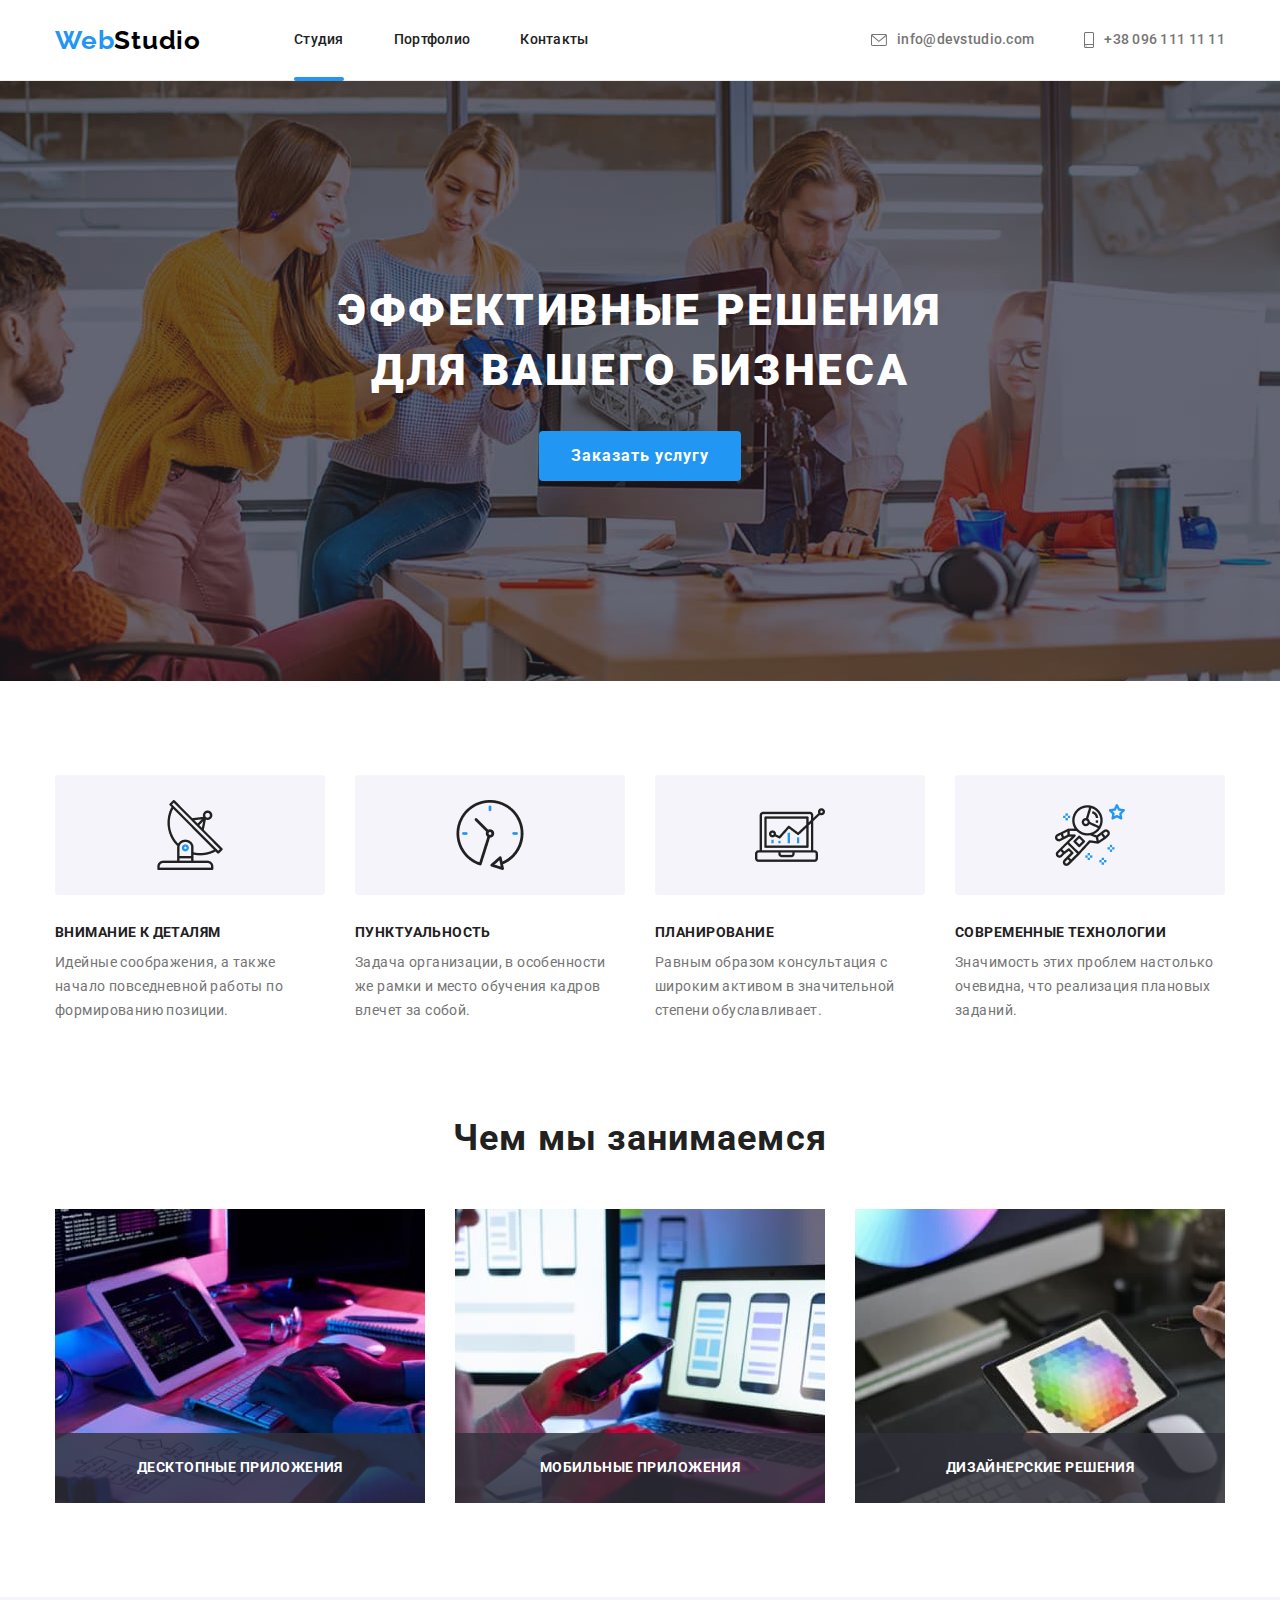
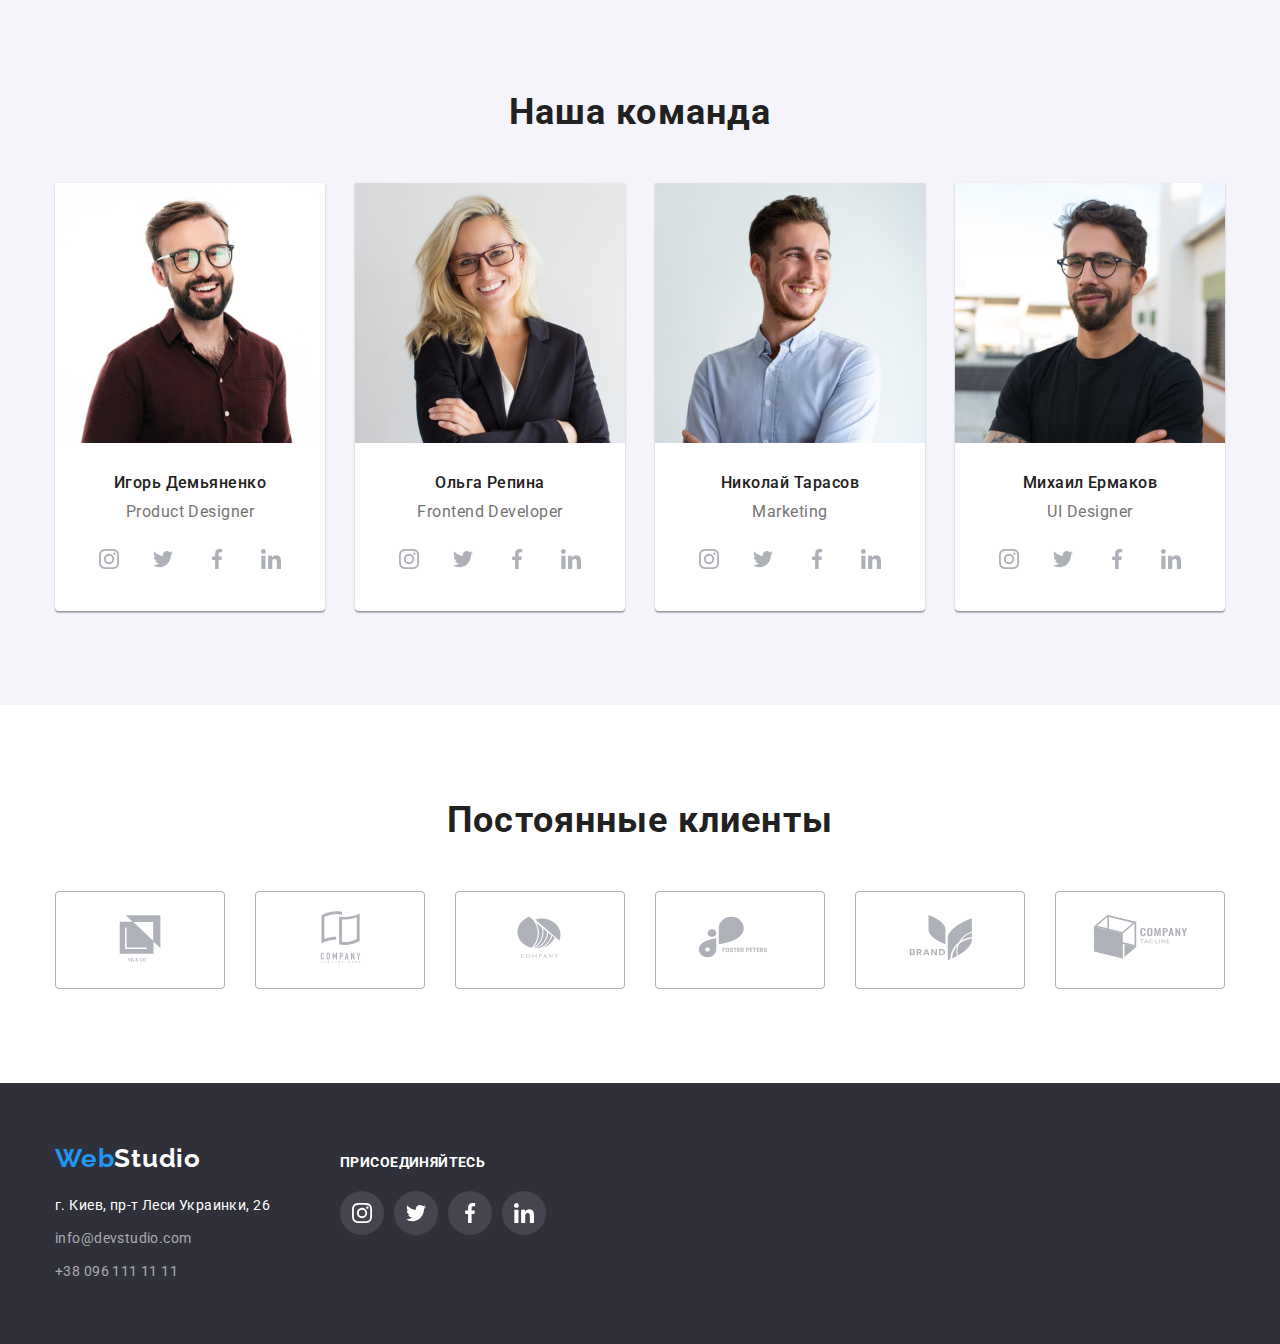
<file: index.html>
<!doctype html>
<html lang="ru">
<head>
  <meta charset="UTF-8">
  <meta http-equiv="X-UA-Compatible" content="IE=edge">
  <meta name="viewport" content="width=device-width, initial-scale=1.0">
  <title>Студия</title>
  <link href="https://fonts.googleapis.com/css2?family=Raleway:wght@700&family=Roboto:wght@400;500;700;900&display=swap"
  rel="stylesheet">
  <link rel="stylesheet" href="https://cdnjs.cloudflare.com/ajax/libs/modern-normalize/1.1.0/modern-normalize.min.css">
  <link rel="stylesheet" href="./css/styles.css">
</head>
<body>
  <header class="header">
    <div class="container header-box">
      <nav class="main-nav">
        <a href="" lang="en" class="logo link">Web<span class="logo-part-header">Studio</span> </a>
        <ul class="list nav-list">
          <li class="nav-item"><a href="./index.html" class="link nav-link current-page">Студия</a></li>
          <li class="nav-item"><a href="./portfolio.html" class="link nav-link">Портфолио</a></li>
          <li class="nav-item"><a href="" class="link nav-link">Контакты</a></li>
        </ul>
      </nav> 
      <ul class="list contact-list">
        <li class="contact-item">
          <a href="mailto:info@devstudio.com" lang="en" class="link contact-link">
            <svg class="envelope" width="16px" height="12px">
              <use href="./images/icons.svg#envelope"></use>
            </svg>
            info@devstudio.com
          </a>
        </li>
        <li class="contact-item">
          <a href="tel:+380961111111" class="link contact-link">
            <svg class="phone" width="10px" height="16px">
              <use href="./images/icons.svg#smartphone"></use>
            </svg>
            +38 096 111 11 11 
          </a>
        </li>
      </ul>
    </div>
  </header>
  <main>
    <section class="hero">
      <div class="container">
        <h1 class="hero-title">Эффективные решения для вашего бизнеса</h1>
        <button type="button" class="hero-button" data-modal-open> Заказать услугу</button> 
      </div> 
    </section> 
    <section class="benefits section">
      <div class="container">
        <h2 class="invisible-title">Наши преимущества</h2>
        <ul class="list benefits-list">
          <li class="benefits-item">
            <h3 class="benefits-title">Внимание к деталям</h3>
            <p class="benefits-text">Идейные соображения, а также начало повседневной работы по формированию позиции.</p>
          </li>
          <li class="benefits-item">
            <h3 class="benefits-title">Пунктуальность</h3>
            <p class="benefits-text">Задача организации, в особенности же рамки и место обучения кадров влечет за собой.</p>
          </li>
          <li class="benefits-item">
            <h3 class="benefits-title">Планирование</h3>
            <p class="benefits-text">Равным образом консультация с широким активом в значительной степени обуславливает.</p>
          </li>
          <li class="benefits-item">
            <h3 class="benefits-title">Современные технологии</h3>
            <p class="benefits-text">Значимость этих проблем настолько очевидна, что реализация плановых заданий.</p>
          </li>
        </ul>
      </div>
    </section>
    <section class="task section">
      <div class="container">
        <h2 class="task-title">Чем мы занимаемся</h2>
        <ul class="list task-list">
          <li class="task-item">
            <img src="./images/box-1.jpg" alt="написание кода" width="370" class="task-photo">
            <div class="task-box">
              <h3 class="task-photo-title">Десктопные приложения</h3>
            </div>
          </li>
          <li class="task-item">
            <img src="./images/box-2.jpg" alt="создание дизайна для мобильного приложения" width="370" class="task-photo">
            <div class="task-box">
              <h3 class="task-photo-title">Мобильные приложения</h3>
            </div>
          </li>
          <li class="task-item">
            <img src="./images/box-3.jpg" alt="подборка цвета" width="370" class="task-photo">
            <div class="task-box">
              <h3 class="task-photo-title">Дизайнерские решения</h3>
            </div>
          </li>
        </ul>
      </div>
    </section>
    <section class="team section">
      <div class="container">
        <h2 class="team-title">Наша команда</h2>
        <ul class="list team-list">
          <li class="team-item">
            <img src="./images/worker-1.jpg" alt="фото Игоря Демьяненко" width="270" class="team-photo">
            <div class="team-box">
              <h3 class="team-name">Игорь Демьяненко</h3>
              <p lang="en" class="team-text">Product Designer</p>
              <ul class="social-networks-list list">
                <li class="social-networks-item">
                  <a href="" class="social-networks-link team-sn-link">
                    <svg class="social-networks-icon" width="20px" height="20px">
                      <use href="./images/icons.svg#instagram"></use>
                    </svg>
                  </a>
                </li>
                <li class="social-networks-item">
                  <a href="" class="social-networks-link team-sn-link">
                    <svg class="social-networks-icon" width="20px" height="20px">
                      <use href="./images/icons.svg#twitter"></use>
                    </svg>
                  </a>
                </li>
                <li class="social-networks-item">
                  <a href="" class="social-networks-link team-sn-link">
                    <svg class="social-networks-icon" width="20px" height="20px">
                      <use href="./images/icons.svg#facebook"></use>
                    </svg>
                  </a>
                </li>
                <li class="social-networks-item">
                  <a href="" class="social-networks-link team-sn-link">
                    <svg class="social-networks-icon" width="20px" height="20px">
                      <use href="./images/icons.svg#linkedin"></use>
                    </svg>
                  </a>
                </li>
              </ul>
            </div>
          </li>
          <li class="team-item">
            <img src="./images/worker-2.jpg" alt="фото Ольги Репиной" width="270" class="team-photo">
            <div class="team-box">
              <h3 class="team-name">Ольга Репина</h3>
              <p lang="en" class="team-text">Frontend Developer</p>
              <ul class="social-networks-list list">
                <li class="social-networks-item">
                  <a href="" class="social-networks-link team-sn-link">
                    <svg class="social-networks-icon" width="20px" height="20px">
                      <use href="./images/icons.svg#instagram"></use>
                    </svg>
                  </a>
                </li>
                <li class="social-networks-item">
                  <a href="" class="social-networks-link team-sn-link">
                    <svg class="social-networks-icon" width="20px" height="20px">
                      <use href="./images/icons.svg#twitter"></use>
                    </svg>
                  </a>
                </li>
                <li class="social-networks-item">
                  <a href="" class="social-networks-link team-sn-link">
                    <svg class="social-networks-icon" width="20px" height="20px">
                      <use href="./images/icons.svg#facebook"></use>
                    </svg>
                  </a>
                </li>
                <li class="social-networks-item">
                  <a href="" class="social-networks-link team-sn-link">
                    <svg class="social-networks-icon" width="20px" height="20px">
                      <use href="./images/icons.svg#linkedin"></use>
                    </svg>
                  </a>
                </li>
              </ul>
            </div>
          </li>
          <li class="team-item">
            <img src="./images/worker-3.jpg" alt="фото Николая Тарасова" width="270" class="team-photo">
            <div class="team-box">
              <h3 class="team-name">Николай Тарасов</h3>
              <p lang="en" class="team-text">Marketing</p>
              <ul class="social-networks-list list">
                <li class="social-networks-item">
                  <a href="" class="social-networks-link team-sn-link">
                    <svg class="social-networks-icon" width="20px" height="20px">
                      <use href="./images/icons.svg#instagram"></use>
                    </svg>
                  </a>
                </li>
                <li class="social-networks-item">
                  <a href="" class="social-networks-link team-sn-link">
                    <svg class="social-networks-icon" width="20px" height="20px">
                      <use href="./images/icons.svg#twitter"></use>
                    </svg>
                  </a>
                </li>
                <li class="social-networks-item">
                  <a href="" class="social-networks-link team-sn-link">
                    <svg class="social-networks-icon" width="20px" height="20px">
                      <use href="./images/icons.svg#facebook"></use>
                    </svg>
                  </a>
                </li>
                <li class="social-networks-item">
                  <a href="" class="social-networks-link team-sn-link">
                    <svg class="social-networks-icon" width="20px" height="20px">
                      <use href="./images/icons.svg#linkedin"></use>
                    </svg>
                  </a>
                </li>
              </ul>
            </div>
          </li>
          <li class="team-item">
            <img src="./images/worker-4.jpg" alt="фото Михаила Ермакова" width="270" class="team-photo">
            <div class="team-box">
              <h3 class="team-name">Михаил Ермаков</h3>
              <p lang="en" class="team-text">UI Designer</p>
              <ul class="social-networks-list list">
                <li class="social-networks-item">
                  <a href="" class="social-networks-link team-sn-link">
                    <svg class="social-networks-icon" width="20px" height="20px">
                      <use href="./images/icons.svg#instagram"></use>
                    </svg>
                  </a>
                </li>
                <li class="social-networks-item">
                  <a href="" class="social-networks-link team-sn-link">
                    <svg class="social-networks-icon" width="20px" height="20px">
                      <use href="./images/icons.svg#twitter"></use>
                    </svg>
                  </a>
                </li>
                <li class="social-networks-item">
                  <a href="" class="social-networks-link team-sn-link">
                    <svg class="social-networks-icon" width="20px" height="20px">
                      <use href="./images/icons.svg#facebook"></use>
                    </svg>
                  </a>
                </li>
                <li class="social-networks-item">
                  <a href="" class="social-networks-link team-sn-link">
                    <svg class="social-networks-icon" width="20px" height="20px">
                      <use href="./images/icons.svg#linkedin"></use>
                    </svg>
                  </a>
                </li>
              </ul>
            </div>
          </li>
        </ul>
      </div>  
    </section>
    <section class="clients section">
      <div class="container">
        <h2 class="clients-title">Постоянные клиенты</h2>
        <ul class="list clients-list">
          <li class="clients-item">
            <a href="" class="clients-link">
              <svg class="clients-icon" width="106px" height="60px">
                <use href="./images/icons.svg#logo-1"></use>
              </svg>
            </a>
          </li>
          <li class="clients-item">
            <a href="" class="clients-link">
              <svg class="clients-icon" width="106px" height="60px">
                <use href="./images/icons.svg#logo-2"></use>
              </svg>
            </a>
          </li>
          <li class="clients-item">
            <a href="" class="clients-link">
              <svg class="clients-icon" width="106px" height="60px">
                <use href="./images/icons.svg#logo-3"></use>
              </svg>
            </a>
          </li>
          <li class="clients-item">
            <a href="" class="clients-link">
              <svg class="clients-icon" width="106px" height="60px">
                <use href="./images/icons.svg#logo-4"></use>
              </svg>
            </a>
          </li>
          <li class="clients-item">
            <a href="" class="clients-link">
              <svg class="clients-icon" width="106px" height="60px">
                <use href="./images/icons.svg#logo-5"></use>
              </svg>
            </a>
          </li>
          <li class="clients-item">
            <a href="" class="clients-link">
              <svg class="clients-icon" width="106px" height="60px">
                <use href="./images/icons.svg#logo-6"></use>
              </svg>
            </a>
          </li>
        </ul>
      </div>
    </section>
  </main>
  <footer class="footer">
    <div class="container footer-container">
      <div>
        <a href="" lang="en" class="logo link logo-footer">Web<span class="logo-part-footer">Studio</span></a>
        <address>
          <ul class="list footer-list">
            <li class="footer-item">
              <a href="" class="link address-link">г. Киев, пр-т Леси Украинки, 26</a>
            </li>  
            <li class="footer-item">
              <a href="mailto:info@example.com" lang="en" class="link footer-contact-link">info@devstudio.com</a>
            </li>
            <li class="footer-item">
              <a href="tel:+380991111111" class="link footer-contact-link">+38 096 111 11 11</a>
            </li>
          </ul>
        </address>
      </div>
      <div class="footer-box">
        <h3 class="footer-title">Присоединяйтесь</h3>
        <ul class="social-networks-list list">
          <li class="social-networks-item">
            <a href="" class="social-networks-link footer-sn-link">
              <svg class="social-networks-icon" width="20px" height="20px">
                <use href="./images/icons.svg#instagram"></use>
              </svg>
            </a>
          </li>
          <li class="social-networks-item">
            <a href="" class="social-networks-link footer-sn-link">
              <svg class="social-networks-icon" width="20px" height="20px">
                <use href="./images/icons.svg#twitter"></use>
              </svg>
            </a>
          </li>
          <li class="social-networks-item">
            <a href="" class="social-networks-link footer-sn-link">
              <svg class="social-networks-icon" width="20px" height="20px">
                <use href="./images/icons.svg#facebook"></use>
              </svg>
            </a>
          </li>
          <li class="social-networks-item">
            <a href="" class="social-networks-link footer-sn-link">
              <svg class="social-networks-icon" width="20px" height="20px">
                <use href="./images/icons.svg#linkedin"></use>
              </svg>
            </a>
          </li>
        </ul>
      </div>
    </div> 
  </footer>
  <div class="backdrop is-hidden" data-modal>
    <div class="modal">
      <button type="button" class="modal-button" data-modal-close>
        <svg class="modal-icon" width="18px" height="18px">
          <use href="./images/icons.svg#close"></use>
        </svg>
      </button>
    </div>
  </div>
  <script src="./modal.js"></script>
</body>
</html>
</file>
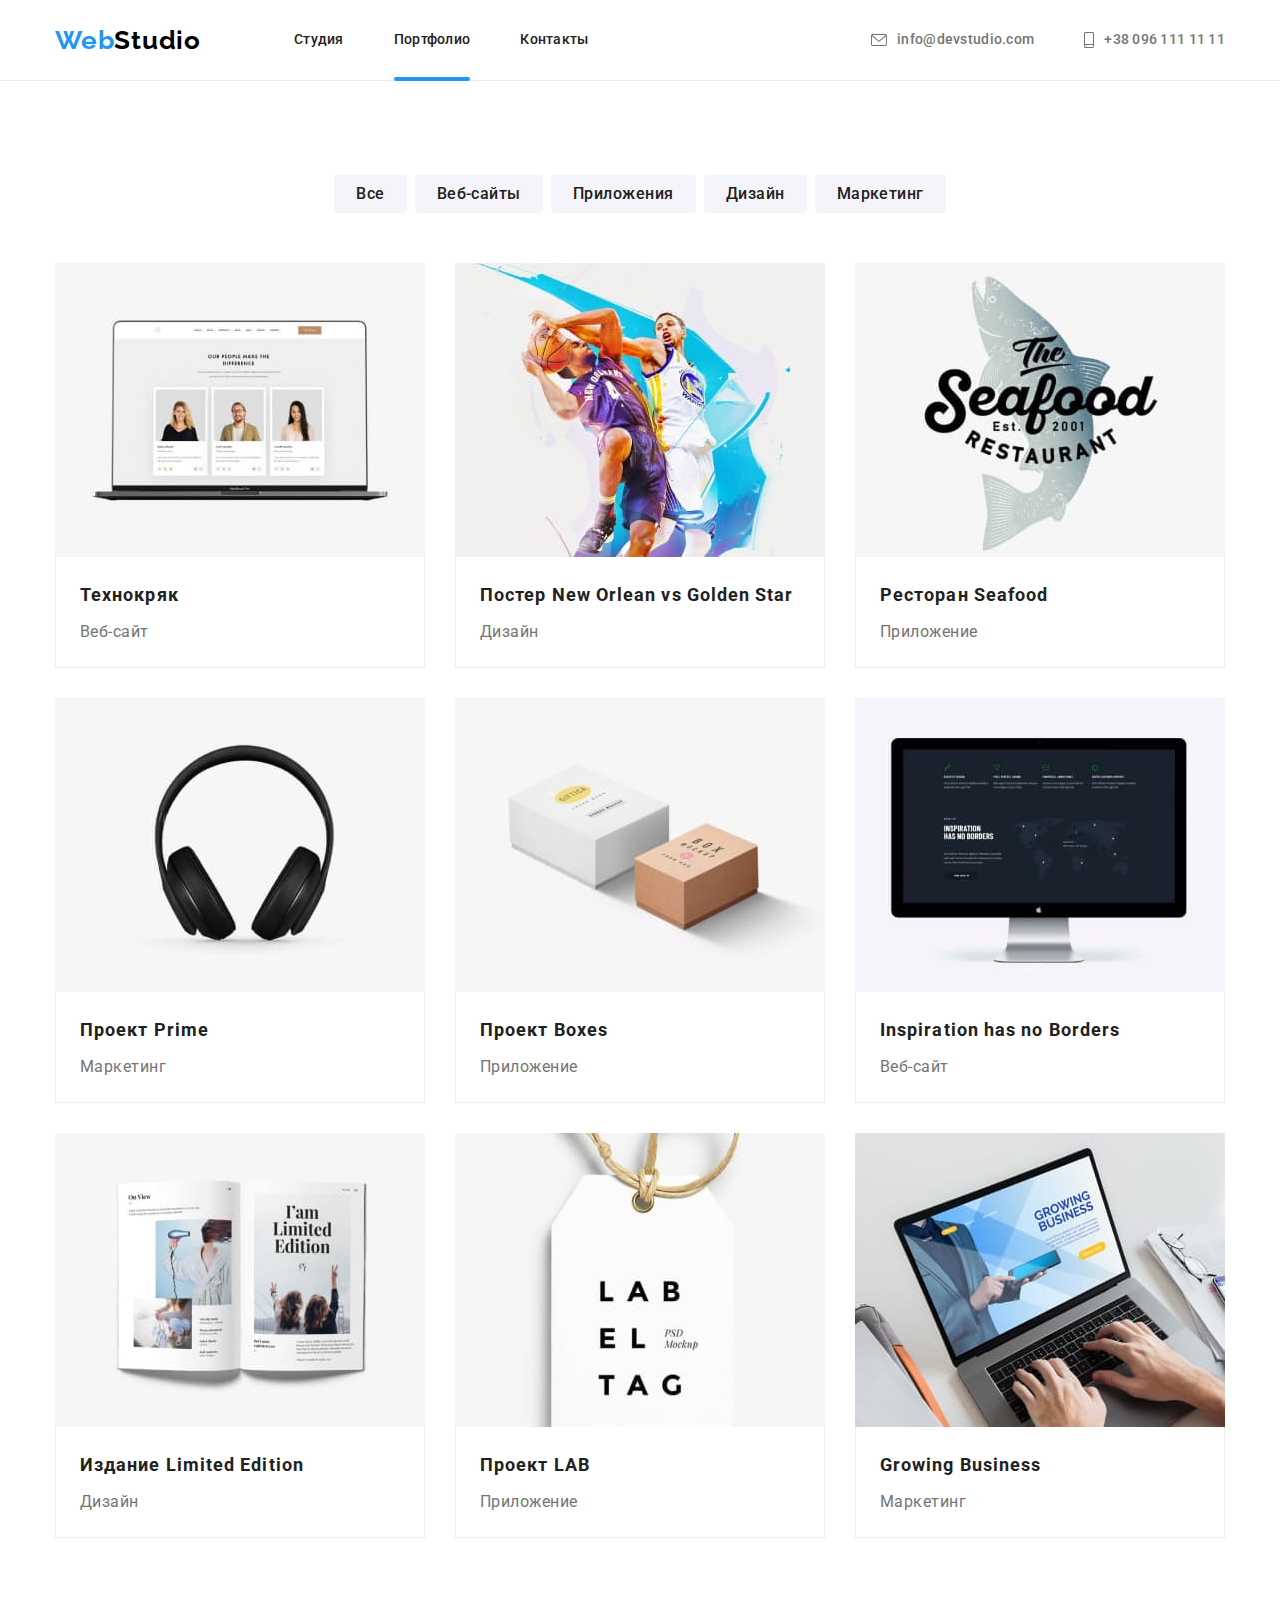
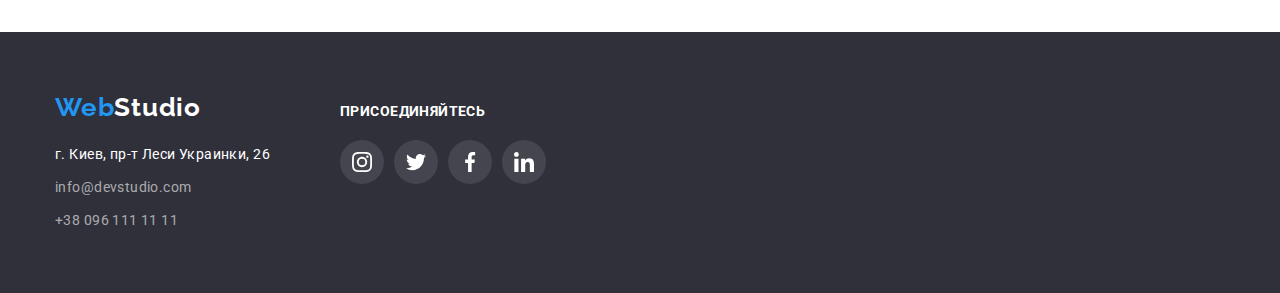
<file: portfolio.html>
<!doctype html>
<html lang="ru">
<head>
  <meta charset="UTF-8">
  <meta http-equiv="X-UA-Compatible" content="IE=edge">
  <meta name="viewport" content="width=device-width, initial-scale=1.0">
  <title>Портфолио</title>
  <link href="https://fonts.googleapis.com/css2?family=Raleway:wght@700&family=Roboto:wght@400;500;700;900&display=swap"
    rel="stylesheet">
  <link rel="stylesheet" href="https://cdnjs.cloudflare.com/ajax/libs/modern-normalize/1.1.0/modern-normalize.min.css">
  <link rel="stylesheet" href="./css/styles.css">
</head>
<body>
  <header class="header">
    <div class="container header-box">
      <nav class="main-nav">
        <a href="" lang="en" class="logo link">Web<span class="logo-part-header">Studio</span> </a>
        <ul class="list nav-list">
          <li class="nav-item"><a href="./index.html" class="link nav-link">Студия</a></li>
          <li class="nav-item"><a href="./portfolio.html" class="link nav-link current-page">Портфолио</a></li>
          <li class="nav-item"><a href="" class="link nav-link">Контакты</a></li>
        </ul>
      </nav>
      <ul class="list contact-list">
        <li class="contact-item">
          <a href="mailto:info@devstudio.com" lang="en" class="link contact-link">
            <svg class="envelope" width="16px" height="12px">
              <use href="./images/icons.svg#envelope"></use>
            </svg>
            info@devstudio.com
          </a>
        </li>
        <li class="contact-item">
          <a href="tel:+380961111111" class="link contact-link">
            <svg class="phone" width="10px" height="16px">
              <use href="./images/icons.svg#smartphone"></use>
            </svg>
            +38 096 111 11 11
          </a>
        </li>
      </ul>
    </div>
  </header>
  <main>
    <section class="section">
      <div class="container">
        <h1 class="invisible-title">Портфолио</h1>
        <ul class="list portfolio-button-list">
          <li class="portfolio-button-item">
            <button type="button" class="portfolio-button">Все</button>
          </li>
          <li class="portfolio-button-item">
            <button type="button" class="portfolio-button">Веб-сайты</button>
          </li>
          <li class="portfolio-button-item">
            <button type="button" class="portfolio-button">Приложения</button>
          </li>
          <li class="portfolio-button-item">
            <button type="button" class="portfolio-button">Дизайн</button>
          </li>
          <li class="portfolio-button-item">
            <button type="button" class="portfolio-button">Маркетинг</button>
          </li>
        </ul>
        <ul class="list portfolio-card-set">
          <li class="portfolio-card-set-item">
            <a href="" class="link portfolio-card-set-link">
              <div class="portfolio-box">
                <img src="./images/potfolio-picture-1.jpg" alt="ноутбук с сайтом на экране" width="370" class="portfolio-img">
                <div class="portfolio-overlay">
                  <p class="portfolio-overlay-text">Ресурс предлагает комплексные предложения с разным уровнем функционала и сервисов.
                    Все это позволит посетителю получить
                    исчерпывающие сведения о компании или частном лице.</p>
                </div>
              </div>
              <div class="portfolio-card-footer">
                <h3 class="portfolio-title">Технокряк</h3>
                <p class="portfolio-text">Веб-сайт</p>
              </div>
            </a>
          </li>
          <li class="portfolio-card-set-item">
            <a href="" class="link portfolio-card-set-link">
              <div class="portfolio-box">
                <img src="./images/potfolio-picture-2.jpg" alt="два баскетболиста борются за мяч" width="370" class="portfolio-img">
                <div class="portfolio-overlay">
                  <p class="portfolio-overlay-text">Ресурс предлагает комплексные предложения с разным уровнем функционала и сервисов.
                    Все это позволит посетителю получить
                    исчерпывающие сведения о компании или частном лице.</p>
                </div>
              </div>
              <div class="portfolio-card-footer">
                <h3 class="portfolio-title">Постер <span lang="en">New Orlean vs Golden Star</span></h3>
                <p class="portfolio-text">Дизайн</p>
              </div>
            </a>
          </li>
          <li class="portfolio-card-set-item">
            <a href="" class="link portfolio-card-set-link">
              <div class="portfolio-box">
                <img src="./images/potfolio-picture-3.jpg" alt="эмблема ресторана морской еды" width="370" class="portfolio-img">
                <div class="portfolio-overlay">
                  <p class="portfolio-overlay-text">Ресурс предлагает комплексные предложения с разным уровнем функционала и сервисов.
                    Все это позволит посетителю получить
                    исчерпывающие сведения о компании или частном лице.</p>
                </div>
              </div>
              <div class="portfolio-card-footer">
                <h3 class="portfolio-title">Ресторан <span lang="en">Seafood</span></h3>
                <p class="portfolio-text">Приложение</p>
              </div>
            </a>
          </li>
          <li class="portfolio-card-set-item">
            <a href="" class="link portfolio-card-set-link">
              <div class="portfolio-box">
                <img src="./images/potfolio-picture-4.jpg" alt="наушники" width="370" class="portfolio-img">
                <div class="portfolio-overlay">
                  <p class="portfolio-overlay-text">Ресурс предлагает комплексные предложения с разным уровнем функционала и сервисов.
                    Все это позволит посетителю получить
                    исчерпывающие сведения о компании или частном лице.</p>
                </div>
              </div>
              <div class="portfolio-card-footer">
                <h3 class="portfolio-title">Проект <span lang="en">Prime</span></h3>
                <p class="portfolio-text">Маркетинг</p>
              </div>
            </a>
          </li>
          <li class="portfolio-card-set-item">
            <a href="" class="link portfolio-card-set-link ">
              <div class="portfolio-box">
                <img src="./images/potfolio-picture-5.jpg" alt="две коробки" width="370" class="portfolio-img">
                <div class="portfolio-overlay">
                  <p class="portfolio-overlay-text">Ресурс предлагает комплексные предложения с разным уровнем функционала и сервисов.
                    Все это позволит посетителю получить
                    исчерпывающие сведения о компании или частном лице.</p>
                </div>
              </div>
              <div class="portfolio-card-footer">
                <h3 class="portfolio-title">Проект <span lang="en">Boxes</span></h3>
                <p class="portfolio-text">Приложение</p>
              </div>
            </a>
          </li>
          <li class="portfolio-card-set-item">
            <a href="" class="link portfolio-card-set-link">
              <div class="portfolio-box">
                <img src="./images/potfolio-picture-6.jpg" alt="монитор, на котором изображена карта мира" width="370" class="portfolio-img">
                <div class="portfolio-overlay">
                  <p class="portfolio-overlay-text">Ресурс предлагает комплексные предложения с разным уровнем функционала и сервисов.
                    Все это позволит посетителю получить
                    исчерпывающие сведения о компании или частном лице.</p>
                </div>
              </div>
              <div class="portfolio-card-footer">
                <h3 lang="en" class="portfolio-title">Inspiration has no Borders</h3>
                <p class="portfolio-text">Веб-сайт</p>
              </div>
            </a>
          </li>
          <li class="portfolio-card-set-item">
            <a href="" class="link portfolio-card-set-link">
              <div class="portfolio-box">
                <img src="./images/potfolio-picture-7.jpg" alt="открытый журнал" width="370" class="portfolio-img">
                <div class="portfolio-overlay">
                  <p class="portfolio-overlay-text">Ресурс предлагает комплексные предложения с разным уровнем функционала и сервисов.
                    Все это позволит посетителю получить
                    исчерпывающие сведения о компании или частном лице.</p>
                </div>
              </div>
              <div class="portfolio-card-footer">
                <h3 class="portfolio-title">Издание <span lang="en">Limited Edition</span></h3>
                <p class="portfolio-text">Дизайн</p>
              </div>
            </a>
          </li>
          <li class="portfolio-card-set-item">
            <a href="" class="link portfolio-card-set-link">
              <div class="portfolio-box">
                <img src="./images/potfolio-picture-8.jpg" alt="бирка" width="370" class="portfolio-img">
                <div class="portfolio-overlay">
                  <p class="portfolio-overlay-text">Ресурс предлагает комплексные предложения с разным уровнем функционала и сервисов.
                    Все это позволит посетителю получить
                    исчерпывающие сведения о компании или частном лице.</p>
                </div>
              </div>
              <div class="portfolio-card-footer">
                <h3 class="portfolio-title">Проект <span lang="en">LAB</span></h3>
                <p class="portfolio-text">Приложение</p>
              </div>
            </a>
          </li>
          <li class="portfolio-card-set-item">
            <a href="" class="link portfolio-card-set-link">
              <div class="portfolio-box">
                <img src="./images/potfolio-picture-9.jpg" alt="человек учится вести бизнес за компьютером" width="370" class="portfolio-img">
                <div class="portfolio-overlay">
                  <p class="portfolio-overlay-text">Ресурс предлагает комплексные предложения с разным уровнем функционала и сервисов.
                    Все это позволит посетителю получить
                    исчерпывающие сведения о компании или частном лице.</p>
                </div>
              </div>
              <div class="portfolio-card-footer">
                <h3 lang="en" class="portfolio-title">Growing Business</h3>
                <p class="portfolio-text">Маркетинг</p>
              </div>
            </a>
          </li>
        </ul>
      </div>
    </section>
  </main>
  <footer class="footer">
    <div class="container footer-container">
      <div>
        <a href="" lang="en" class="logo link logo-footer">Web<span class="logo-part-footer">Studio</span></a>
        <address>
          <ul class="list footer-list">
            <li class="footer-item">
              <a href="" class="link address-link">г. Киев, пр-т Леси Украинки, 26</a>
            </li>
            <li class="footer-item">
              <a href="mailto:info@example.com" lang="en" class="link footer-contact-link">info@devstudio.com</a>
            </li>
            <li class="footer-item">
              <a href="tel:+380991111111" class="link footer-contact-link">+38 096 111 11 11</a>
            </li>
          </ul>
        </address>
      </div>
      <div class="footer-box">
        <h3 class="footer-title">Присоединяйтесь</h3>
        <ul class="social-networks-list list">
          <li class="social-networks-item">
            <a href="" class="social-networks-link footer-sn-link">
              <svg class="social-networks-icon" width="20px" height="20px">
                <use href="./images/icons.svg#instagram"></use>
              </svg>
            </a>
          </li>
          <li class="social-networks-item">
            <a href="" class="social-networks-link footer-sn-link">
              <svg class="social-networks-icon" width="20px" height="20px">
                <use href="./images/icons.svg#twitter"></use>
              </svg>
            </a>
          </li>
          <li class="social-networks-item">
            <a href="" class="social-networks-link footer-sn-link">
              <svg class="social-networks-icon" width="20px" height="20px">
                <use href="./images/icons.svg#facebook"></use>
              </svg>
            </a>
          </li>
          <li class="social-networks-item">
            <a href="" class="social-networks-link footer-sn-link">
              <svg class="social-networks-icon" width="20px" height="20px">
                <use href="./images/icons.svg#linkedin"></use>
              </svg>
            </a>
          </li>
        </ul>
      </div>
    </div>
  </footer>
</body>
</html>
</file>
<file: css/styles.css>
:root{
    --primary-text-color: #757575;
    --title-text-color: #212121;
    --accent-color: #2196F3;
    --bg-color: #FFFFFF;
}

body{
    background-color: var(--bg-color);
    color: var(--primary-text-color);
    font-family: Roboto, sans-serif;
}

h1, h2, h3, p{
    margin: 0;
}

*,
*::before,
*::after {
    box-sizing: border-box;
}

.list {
    list-style: none;
    padding: 0;
    margin: 0;
}

.link {
    text-decoration: none;
    font-style: normal;
    color: var(--primary-text-color);
}

.container{
    width: 1200px;
    padding-left: 15px;
    padding-right: 15px;
    margin-left: auto;
    margin-right: auto;
}

.section{
    padding-top: 94px;
    padding-bottom: 94px;
}

.invisible-title {
    display: none;
}

.header{
    border-bottom: 1px solid #ECECEC;
}

.logo {
    color: var(--accent-color);
    font-family: 'Raleway', sans-serif;    
    font-weight: 700;  
    font-size: 26px; 
    line-height: 1.19;
    letter-spacing: 0.03em;
}

.logo-part-header {
    color: #000000;
}

.logo-part-footer {
    color: var(--bg-color);
}

.header-box{
    display: flex;
    align-items: center;
    padding-bottom: 12px;
    padding-top: 12px;
}

.main-nav{
    display: flex;
    align-items: center;
}

.nav-list{
    display: flex;
    margin-left: 93px;
}

.nav-link{
    padding-top: 20px;
    padding-bottom: 20px;
    display: block;
    position: relative;

    font-weight: 500;
    font-size: 14px;
    line-height: 1.14;
    letter-spacing: 0.02em;
    color: var(--title-text-color);

    transition: color 250ms cubic-bezier(0.4, 0, 0.2, 1);
}

.nav-link::after{
    content: "";
    display: block;
    position: absolute;
    bottom: -13.1px;
    width: 100%;
    height: 4px;

    background: #2196F3;
    border-radius: 2px;
    opacity: 0;

    transition: opacity 250ms cubic-bezier(0.4, 0, 0.2, 1);
}

.current-page::after {
    opacity: 1;
}

.nav-item+.nav-item{
    margin-left: 50px;
}

.contact-list{
    display: flex;
    margin-left: auto;
}

.contact-link{
    padding-top: 20px;
    padding-bottom: 20px;
    display: flex;
    align-items: center;

    font-weight: 500;
    font-size: 14px;
    line-height: 1.14;
    letter-spacing: 0.02em;

    transition: color 250ms cubic-bezier(0.4, 0, 0.2, 1);
}

.contact-item+.contact-item{
    margin-left: 50px;
}

.contact-link:hover,.nav-link:hover,
.contact-link:focus,.nav-link:focus {
    color: var(--accent-color);
}

.envelope{
    margin-right: 10px;

    fill: currentColor;
}

.phone{
    margin-right: 10px;

    fill: currentColor;
}

.hero{
    padding-top: 200px;
    padding-bottom: 200px;
    max-width: 1600px;

    background-color: #2F303A;
    background-image: linear-gradient(
      to right,
      rgba(47, 48, 58, 0.4),
      rgba(47, 48, 58, 0.4)
      ), 
      url(../images/bg-img.jpg);
    background-repeat: no-repeat;
    background-position: center;
    text-align: center;
    margin: 0 auto;
    background-size: cover;
}

.hero-title{
    margin-bottom: 30px;
    width: 696px;
    margin-left: auto;
    margin-right: auto;

    font-weight: 900;
    font-size: 44px;
    line-height: 1.36;
    letter-spacing: 0.06em;
    text-transform: uppercase;
    color: var(--bg-color);
}

.hero-button{
    padding: 10px 32px;

    border-radius: 4px;
    font-family: Roboto, sans-serif;
    font-weight: 700;
    font-size: 16px;
    line-height: 1.88;
    letter-spacing: 0.06em;
    color: var(--bg-color);
    background-color: var(--accent-color);
    border: none;
    cursor: pointer;

    transition: background-color 250ms cubic-bezier(0.4, 0, 0.2, 1);
}

.hero-button:hover,
.hero-button:focus {
    background-color: #188CE8;
}

.benefits-list{
    display: flex;
    gap: 30px;
}

.benefits-item{
    flex-basis:  calc((100% - 90px)/4);
}

.benefits-item::before {
    display: block;
    content: "";
    height: 120px;
    background: #F5F4FA no-repeat center;
    border-radius: 4px;
    margin-bottom: 30px;

}

.benefits-item:nth-child(1)::before{
    background-image: url(../images/antenna.png);
}

.benefits-item:nth-child(2)::before {
    background-image: url(../images/clock.png);
}

.benefits-item:nth-child(3)::before {
    background-image: url(../images/diagram.png);
}

.benefits-item:nth-child(4)::before {
    background-image: url(../images/astronaut.png);
}

.benefits-box{
    border-radius: 4px;
    padding: 25px 100px;
    margin-bottom: 30px;
    
    background-color: #F5F4FA;
}

.benefits-title{
    margin-bottom: 10px;

    font-weight: 700;
    font-size: 14px;
    line-height: 1.14;
    letter-spacing: 0.03em;
    text-transform: uppercase;
    color: var(--title-text-color);
}

.benefits-text{
    font-size: 14px;
    line-height: 1.71;
    letter-spacing: 0.03em;
}

.task{
    padding-top: 0;
}

.task-title, .team-title, .clients-title{
    margin-bottom: 50px;

    font-weight: 700;
    font-size: 36px;
    line-height: 1.17;
    text-align: center;
    letter-spacing: 0.03em;
    color: var(--title-text-color);
}

.task-list{
    display: flex;
}

.task-item{
    position: relative;
}

.task-item+.task-item{
    margin-left: 30px;
}

.task-box{
    width: 100%;
    padding-top: 27px;
    padding-bottom: 27px;
    position: absolute;
    bottom: 0;

    text-align: center;
    background: rgba(47, 48, 58, 0.8);
}

.task-photo-title{
    font-weight: 700;
    font-size: 14px;
    line-height: 1.14;
    text-align: center;
    letter-spacing: 0.03em;
    text-transform: uppercase;
    color: #FFFFFF;
}

.team{
    background-color: #F5F4FA;
}

.team-list{
    display: flex;
    gap: 30px;
}

.team-item{
    flex-basis: calc((100% - 90px)/4);
    background-color: #FFFFFF;
    border-bottom-left-radius: 4px;
    border-bottom-right-radius: 4px;

    box-shadow: 0 2px 1px 0 rgba(0, 0, 0, 0.2), 0 1px 1px 0 rgba(0, 0, 0, 0.14), 0 1px 3px 0 rgba(0, 0, 0, 0.12);
}

.team-box {
    padding-top: 30px;
    padding-bottom: 30px;
}

.team-photo{
    display: block;
}

.team-name{
    margin-bottom: 10px;

    font-weight: 500;
    font-size: 16px;
    line-height: 1.19;
    text-align: center;
    letter-spacing: 0.03em;
    color: var(--title-text-color);
}

.team-text{
    margin-bottom: 16px;

    font-size: 16px;
    line-height: 1.19;
    text-align: center;
    letter-spacing: 0.03em;
}

.social-networks-list{
    display: flex;
    justify-content: center;
}

.social-networks-icon{
    display: block;

    fill: currentColor;
}

.social-networks-item+.social-networks-item {
    margin-left: 10px;
}

.social-networks-link{
    display: flex;
    width: 44px;
    height: 44px;
    justify-content: center;
    align-items: center;
    border-radius: 50%;
}

.team-sn-link{
    color: #AFB1B8;

    transition: color 250ms cubic-bezier(0.4, 0, 0.2, 1),
    background-color 250ms cubic-bezier(0.4, 0, 0.2, 1);
}

.team-sn-link:hover{
    background-color: var(--accent-color);
    color: #FFFFFF;
}

.clients-list{
    display: flex;
    justify-content: space-between;
}

.clients-item{
    width: calc((100% - 150px) / 6);
}

.clients-link{
    display: block;
    padding: 16px 32px;

    border: 1px solid #AFB1B8;
    border-radius: 4px;
    color: #AFB1B8;

    transition: color 250ms cubic-bezier(0.4, 0, 0.2, 1),
    border-color 250ms cubic-bezier(0.4, 0, 0.2, 1);
}

.clients-link:hover,
.clients-link:focus{
    color: var(--accent-color);
    border-color: var(--accent-color);
}

.clients-icon{
    fill: currentColor;
}

.footer{
    padding-top: 60px;
    padding-bottom: 60px;

    background-color: #2F303A;
}

.footer-container{
    display: flex;
}

.footer-box{
    margin-left: 70px;
    padding-top: 12px;
}

.logo-footer{
    display: inline-block;
    margin-bottom: 20px;
}

.footer-item+.footer-item{
    margin-top: 9px;
}

.footer-contact-link{
    font-size: 14px;
    line-height: 1.71;
    letter-spacing: 0.03em;
    color: rgba(255, 255, 255, 0.6);

    transition: color 250ms cubic-bezier(0.4, 0, 0.2, 1);
}

.footer-contact-link:hover,
.footer-contact-link:focus{
    color: var(--accent-color);
}

.address-link{
    font-size: 14px;
    line-height: 1.71;
    letter-spacing: 0.03em;
    color: var(--bg-color);
}

.footer-title{
    margin-bottom: 20px;

    font-weight: 700;
    font-size: 14px;
    line-height: 1.14;
    letter-spacing: 0.03em;
    text-transform: uppercase;
    color: #FFFFFF;
}

.footer-sn-link {
    color: #FFFFFF;
    background-color: rgba(256,256,256,0.1);

    transition: background-color 250ms cubic-bezier(0.4, 0, 0.2, 1);
}

.footer-sn-link:hover {
    background-color: var(--accent-color);
    color: #FFFFFF;
}

.backdrop{
    position: fixed;
    top: 0;
    left: 0;
    width: 100%;
    height: 100%;
    background-color: rgba(0, 0, 0, 0.2);
}

.modal{
    position: absolute;
    top: 50%;
    left: 50%;
    transform: translate(-50%, -50%);
    width: 528px;
    min-height: 581px;

    border-radius: 4px;
    box-shadow: 0 2px 1px 0 rgba(0, 0, 0, 0.2), 0 1px 1px 0 rgba(0, 0, 0, 0.14), 0 1px 3px 0 rgba(0, 0, 0, 0.12);
    background-color: #FFFFFF;
}

.modal-button{
    display: flex;
    justify-content: center;
    align-items: center;
    position: absolute;
    top: 8px;
    right: 8px;

    border-radius: 50%;
    width: 30px;
    height: 30px;
    background-color: #FFFFFF;
    border: 1px solid rgba(0, 0, 0, 0.1);
    cursor: pointer;
}

.is-hidden{
    opacity: 0;
    visibility: hidden;
    pointer-events: none;
}

.portfolio-button-list{
    display: flex;
    justify-content: center;
    margin-bottom: 50px;
}

.portfolio-button-item+.portfolio-button-item{
    margin-left: 8px;
}

.portfolio-button{
    padding: 6px 22px;

    font-family: Roboto, sans-serif;
    font-weight: 500;
    font-size: 16px;
    line-height: 1.62;
    text-align: center;
    letter-spacing: 0.03em;
    color: var(--title-text-color);
    background-color: #F5F4FA;
    border-radius: 4px;
    border: none;
    cursor: pointer;

    transition: background-color 250ms cubic-bezier(0.4, 0, 0.2, 1),
    color 250ms cubic-bezier(0.4, 0, 0.2, 1),
    box-shadow 250ms cubic-bezier(0.4, 0, 0.2, 1);
}

.portfolio-button:hover,
.portfolio-button:focus{
    background-color: var(--accent-color);
    color: var(--bg-color);
    box-shadow: 0 2px 2px 0 rgba(0, 0, 0, 0.12), 0 1px 2px 0 rgba(0, 0, 0, 0.08), 0 3px 1px 0 rgba(0, 0, 0, 0.1);
}

.portfolio-card-set{
    display: flex;
    flex-wrap: wrap;
    gap: 30px;
}

.portfolio-card-set-item{
    flex-basis: calc((100% - 60px)/3);
}

.portfolio-card-set-link{
    display: block;

    transition: background-color 250ms cubic-bezier(0.4, 0, 0.2, 1),
    color 250ms cubic-bezier(0.4, 0, 0.2, 1),
    box-shadow 250ms cubic-bezier(0.4, 0, 0.2, 1);
}

.portfolio-card-set-link:hover,
.portfolio-card-set-link:focus{
    box-shadow: 1px 4px 6px 0 rgba(0, 0, 0, 0.16), 0 4px 4px 0 rgba(0, 0, 0, 0.06), 0 1px 1px 0 rgba(0, 0, 0, 0.12);
}

.portfolio-card-footer{
    padding: 20px 24px;
    border-bottom: 1px solid #EEEEEE;
    border-left: 1px solid #EEEEEE;
    border-right: 1px solid #EEEEEE;
}

.portfolio-box{
    position: relative;
    overflow: hidden;
}

.portfolio-overlay{
    position: absolute;
    top: 0;
    left: 0;
    width: 100%;
    height: 100%;
    padding: 63px 24px;

    background-color: rgba(33, 150, 243, 0.9);

    transform: translateY(100%);
    transition: transform 250ms cubic-bezier(0.4, 0, 0.2, 1);
}

.portfolio-card-set-link:hover .portfolio-overlay,
.portfolio-card-set-link:focus .portfolio-overlay{
    transform: translateY(0);
}

.portfolio-img, .task-photo{
    display: block;
}

.portfolio-overlay-text{
    font-size: 18px;
    line-height: 1.56;  
    letter-spacing: 0.03em;
    color: #FFFFFF;
}

.portfolio-title{
    margin-bottom: 4px;

    font-weight: 700;
    font-size: 18px;
    line-height: 2;
    letter-spacing: 0.06em;
    color: var(--title-text-color);
}

.portfolio-text{
    font-size: 16px;
    line-height: 1.88;
    letter-spacing: 0.03em;
}
</file>
